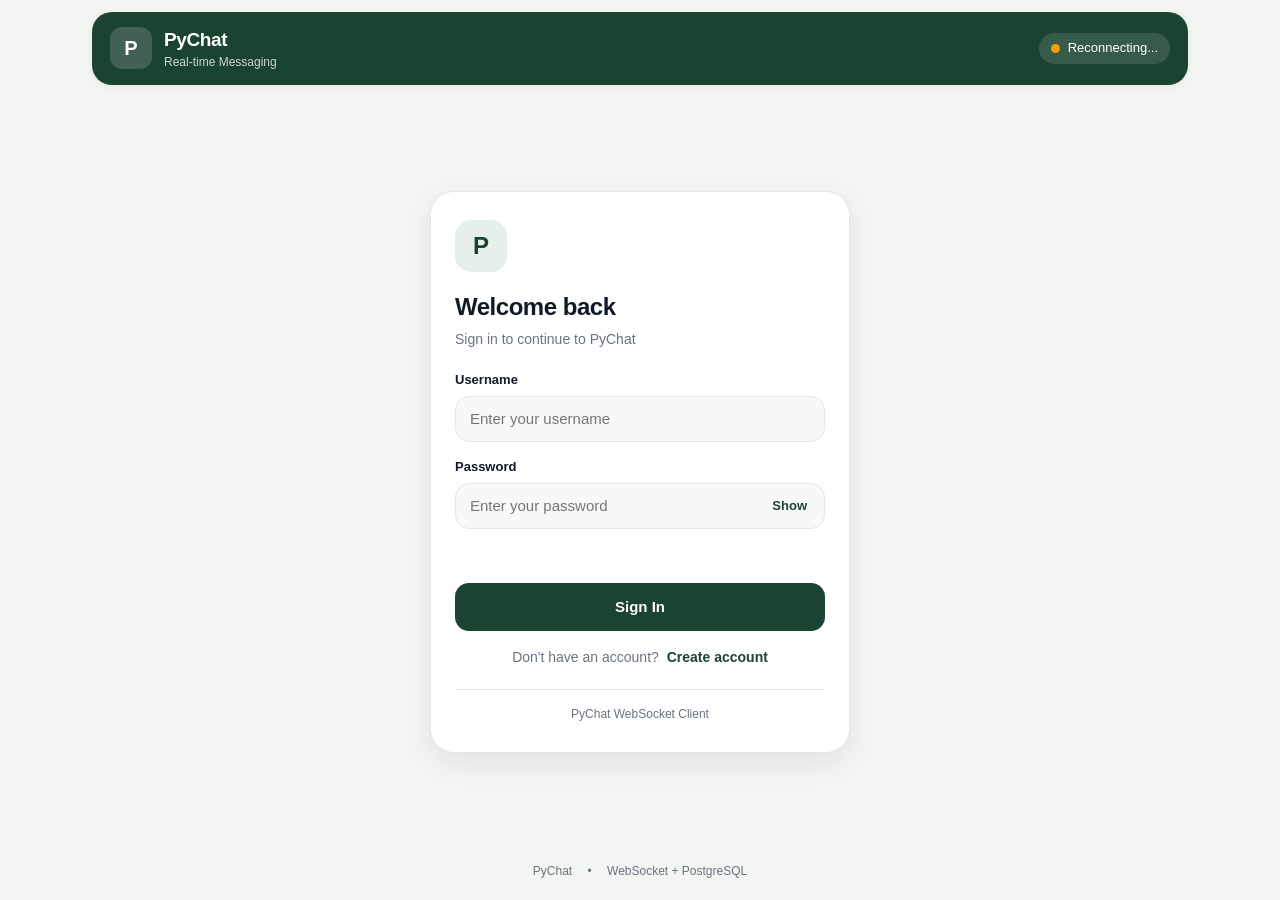
<file: index.html>
<!DOCTYPE html>

<html lang="en">

<head>

    <meta charset="UTF-8">

    <meta name="viewport" content="width=device-width, initial-scale=1.0, viewport-fit=cover">

    <title>PyChat - Real-time Messaging</title>

    <meta http-equiv="refresh" content="0; url=./client/">

    <script>

        window.location.replace("./client/");

    </script>

</head>

<body>

    <h1>Welcome to PyChat</h1>

    <p>Redirecting to PyChat...</p>

    <a href="./client/">Open PyChat</a>

</body>

</html>
</file>
<file: client/style.css>
:root {
    --bg-page: #f3f5f2;
    --bg-card: #ffffff;
    --bg-soft: #f7f9f7;
    --bg-bubble-other: #eef1ee;
    --primary: #1b4332;
    --primary-hover: #143326;
    --primary-light: #e6efe9;
    --text-main: #111827;
    --text-muted: #6b7280;
    --border-color: #e5e7eb;
    --online: #22c55e;
    --danger: #dc2626;
    --danger-bg: #fef2f2;
    --shadow-sm: 0 2px 8px rgba(16, 24, 39, 0.05);
    --shadow-md: 0 10px 30px rgba(16, 24, 39, 0.08);
    --radius-lg: 20px;
    --radius-md: 14px;
    --radius-sm: 10px;
}

* {
    box-sizing: border-box;
    margin: 0;
    padding: 0;
    -webkit-tap-highlight-color: transparent;
}

html,
body {
    height: 100%;
    font-family: -apple-system, BlinkMacSystemFont, "SF Pro Text", "Segoe UI", Roboto, Helvetica, Arial, sans-serif;
    background-color: var(--bg-page);
    color: var(--text-main);
    line-height: 1.45;
}

.hidden {
    display: none !important;
}

.app {
    min-height: 100dvh;
    max-width: 1120px;
    margin: 0 auto;
    padding: 12px;
    display: flex;
    flex-direction: column;
    gap: 12px;
}

.header {
    background: var(--primary);
    color: #ffffff;
    padding: 14px 18px;
    border-radius: var(--radius-lg);
    display: flex;
    align-items: center;
    justify-content: space-between;
    gap: 12px;
    box-shadow: var(--shadow-sm);
}

.brand {
    display: flex;
    align-items: center;
    gap: 12px;
    min-width: 0;
}

.brand-icon {
    width: 42px;
    height: 42px;
    border-radius: 12px;
    background: rgba(255, 255, 255, 0.16);
    color: #ffffff;
    font-weight: 800;
    font-size: 20px;
    display: flex;
    align-items: center;
    justify-content: center;
    flex-shrink: 0;
}

.brand-text h1 {
    font-size: 19px;
    font-weight: 700;
    letter-spacing: -0.02em;
}

.brand-text p {
    font-size: 12px;
    color: rgba(255, 255, 255, 0.78);
}

.connection {
    display: inline-flex;
    align-items: center;
    gap: 8px;
    background: rgba(255, 255, 255, 0.12);
    padding: 6px 12px;
    border-radius: 999px;
    font-size: 13px;
    font-weight: 500;
    flex-shrink: 0;
}

.status-dot {
    width: 9px;
    height: 9px;
    border-radius: 50%;
    background: #f59e0b;
    transition: background-color 0.25s ease;
}

.status-dot.online {
    background: var(--online);
    box-shadow: 0 0 0 3px rgba(34, 197, 94, 0.25);
}

.login-screen {
    flex: 1;
    display: flex;
    align-items: center;
    justify-content: center;
    padding: 12px 0;
}

.login-card {
    width: 100%;
    max-width: 420px;
    background: var(--bg-card);
    border-radius: 24px;
    padding: 28px 24px;
    box-shadow: var(--shadow-md);
    border: 1px solid var(--border-color);
}

.auth-brand-icon {
    width: 52px;
    height: 52px;
    border-radius: 16px;
    background: var(--primary-light);
    color: var(--primary);
    font-size: 24px;
    font-weight: 800;
    display: flex;
    align-items: center;
    justify-content: center;
    margin-bottom: 18px;
}

.auth-heading h2 {
    font-size: 24px;
    font-weight: 700;
    letter-spacing: -0.02em;
    margin-bottom: 4px;
}

.auth-heading p {
    font-size: 14px;
    color: var(--text-muted);
    margin-bottom: 22px;
}

.auth-form {
    display: flex;
    flex-direction: column;
    gap: 16px;
}

.form-group {
    display: flex;
    flex-direction: column;
    gap: 6px;
}

.form-group label {
    font-size: 13px;
    font-weight: 600;
    color: var(--text-main);
}

.form-group input {
    width: 100%;
    height: 46px;
    padding: 0 14px;
    border: 1.5px solid var(--border-color);
    border-radius: var(--radius-md);
    font-size: 15px;
    color: var(--text-main);
    background: var(--bg-soft);
    outline: none;
    transition: border-color 0.2s ease, background-color 0.2s ease;
}

.form-group input:focus {
    border-color: var(--primary);
    background: #ffffff;
}

.password-wrapper {
    position: relative;
    display: flex;
    align-items: center;
}

.password-wrapper input {
    padding-right: 64px;
}

.password-toggle {
    position: absolute;
    right: 10px;
    background: transparent;
    border: none;
    color: var(--primary);
    font-size: 13px;
    font-weight: 600;
    cursor: pointer;
    padding: 6px 8px;
    border-radius: 8px;
}

.password-toggle:hover {
    background: var(--primary-light);
}

.primary-button {
    height: 48px;
    border: none;
    border-radius: var(--radius-md);
    background: var(--primary);
    color: #ffffff;
    font-size: 15px;
    font-weight: 600;
    cursor: pointer;
    transition: background-color 0.2s ease, transform 0.1s ease;
    margin-top: 4px;
}

.primary-button:hover:not(:disabled) {
    background: var(--primary-hover);
}

.primary-button:active:not(:disabled) {
    transform: scale(0.99);
}

.primary-button:disabled {
    opacity: 0.6;
    cursor: not-allowed;
}

.error {
    color: var(--danger);
    font-size: 13px;
    font-weight: 500;
    min-height: 18px;
    text-align: center;
}

.auth-switch {
    text-align: center;
    font-size: 14px;
    color: var(--text-muted);
}

.auth-switch button {
    background: none;
    border: none;
    color: var(--primary);
    font-weight: 700;
    font-size: 14px;
    cursor: pointer;
    margin-left: 4px;
}

.login-footer {
    margin-top: 22px;
    padding-top: 16px;
    border-top: 1px solid var(--border-color);
    text-align: center;
    font-size: 12px;
    color: var(--text-muted);
}

.chat-screen {
    flex: 1;
    display: grid;
    grid-template-columns: 300px 1fr;
    gap: 14px;
    min-height: 0;
}

.sidebar {
    background: var(--bg-card);
    border-radius: var(--radius-lg);
    border: 1px solid var(--border-color);
    padding: 16px;
    display: flex;
    flex-direction: column;
    gap: 14px;
    box-shadow: var(--shadow-sm);
    position: relative;
}

.sidebar-header {
    display: flex;
    align-items: center;
    justify-content: space-between;
}

.sidebar-header h2 {
    font-size: 18px;
    font-weight: 700;
}

.sidebar-header p {
    font-size: 12px;
    color: var(--text-muted);
}

.icon-button {
    width: 36px;
    height: 36px;
    border-radius: 10px;
    border: 1px solid var(--border-color);
    background: var(--bg-soft);
    color: var(--text-main);
    font-size: 18px;
    display: inline-flex;
    align-items: center;
    justify-content: center;
    cursor: pointer;
    flex-shrink: 0;
    transition: background-color 0.2s ease;
}

.icon-button:hover {
    background: var(--primary-light);
    color: var(--primary);
}

.search-box {
    display: flex;
    align-items: center;
    gap: 8px;
    background: var(--bg-soft);
    border: 1px solid var(--border-color);
    border-radius: 12px;
    padding: 0 12px;
    height: 40px;
}

.search-box span {
    color: var(--text-muted);
    font-size: 15px;
}

.search-box input {
    border: none;
    background: transparent;
    width: 100%;
    font-size: 14px;
    color: var(--text-main);
    outline: none;
}

.sidebar-tabs {
    display: grid;
    grid-template-columns: 1fr 1fr;
    gap: 6px;
    background: var(--bg-soft);
    padding: 4px;
    border-radius: 12px;
}

.sidebar-tab {
    border: none;
    background: transparent;
    padding: 7px 10px;
    border-radius: 9px;
    font-size: 13px;
    font-weight: 600;
    color: var(--text-muted);
    cursor: pointer;
}

.sidebar-tab.active {
    background: #ffffff;
    color: var(--primary);
    box-shadow: 0 1px 4px rgba(0, 0, 0, 0.06);
}

.section-heading {
    display: flex;
    align-items: center;
    justify-content: space-between;
    font-size: 11px;
    font-weight: 700;
    letter-spacing: 0.05em;
    color: var(--text-muted);
    margin-bottom: 8px;
}

.conversation-list,
.user-list {
    list-style: none;
    display: flex;
    flex-direction: column;
    gap: 6px;
}

.online-section {
    flex: 1;
    overflow-y: auto;
}

.online-user-item {
    display: flex;
    align-items: center;
    gap: 10px;
    padding: 8px 10px;
    border-radius: 12px;
    background: var(--bg-soft);
    transition: background-color 0.15s ease;
}

.online-user-item:hover {
    background: var(--primary-light);
}

.online-user-item.active {
    background: var(--primary-light);
    border: 1px solid rgba(27, 67, 50, 0.25);
}

.online-user-label {
    font-size: 14px;
    font-weight: 600;
    flex: 1;
    min-width: 0;
    overflow: hidden;
    text-overflow: ellipsis;
    white-space: nowrap;
}

.profile {
    margin-top: auto;
    padding-top: 12px;
    border-top: 1px solid var(--border-color);
    display: flex;
    align-items: center;
    gap: 10px;
}

.profile-avatar-wrapper {
    position: relative;
    width: 40px;
    height: 40px;
    flex-shrink: 0;
}

.avatar,
.profile-avatar-image {
    width: 40px;
    height: 40px;
    border-radius: 50%;
    object-fit: cover;
}

.avatar {
    background: var(--primary);
    color: #ffffff;
    font-weight: 700;
    font-size: 16px;
    display: flex;
    align-items: center;
    justify-content: center;
}

.profile-online-dot {
    position: absolute;
    right: 0;
    bottom: 0;
    width: 11px;
    height: 11px;
    border-radius: 50%;
    background: var(--online);
    border: 2px solid #ffffff;
}

.profile-info {
    flex: 1;
    min-width: 0;
}

.profile-info strong {
    display: block;
    font-size: 14px;
    overflow: hidden;
    text-overflow: ellipsis;
    white-space: nowrap;
}

.profile-info small {
    font-size: 12px;
    color: var(--online);
    font-weight: 500;
}

.profile-menu {
    position: absolute;
    right: 16px;
    bottom: 68px;
    background: #ffffff;
    border: 1px solid var(--border-color);
    border-radius: 14px;
    box-shadow: var(--shadow-md);
    padding: 6px;
    display: flex;
    flex-direction: column;
    min-width: 160px;
    z-index: 30;
}

.profile-menu button {
    border: none;
    background: transparent;
    text-align: left;
    padding: 10px 12px;
    border-radius: 9px;
    font-size: 14px;
    font-weight: 500;
    cursor: pointer;
    color: var(--text-main);
}

.profile-menu button:hover {
    background: var(--bg-soft);
}

.profile-menu #logoutButton {
    color: var(--danger);
}

.chat-main {
    background: var(--bg-card);
    border-radius: var(--radius-lg);
    border: 1px solid var(--border-color);
    display: flex;
    flex-direction: column;
    min-width: 0;
    min-height: 72dvh;
    box-shadow: var(--shadow-sm);
    overflow: hidden;
}

.chat-heading {
    padding: 14px 16px;
    border-bottom: 1px solid var(--border-color);
    display: flex;
    flex-wrap: wrap;
    align-items: center;
    justify-content: space-between;
    gap: 12px;
    background: #ffffff;
}

.chat-heading > .top-online-section {
    display: none;
}

.chat-contact {
    display: flex;
    align-items: center;
    gap: 12px;
    min-width: 0;
    flex: 1 1 auto;
}

.chat-contact-avatar {
    width: 42px;
    height: 42px;
    border-radius: 13px;
    background: var(--primary-light);
    color: var(--primary);
    font-weight: 800;
    font-size: 18px;
    display: flex;
    align-items: center;
    justify-content: center;
    flex-shrink: 0;
}

.chat-contact > div:last-child {
    min-width: 0;
    flex: 1;
}

.chat-contact h2 {
    font-size: 17px;
    font-weight: 700;
    line-height: 1.25;
    white-space: nowrap;
    overflow: hidden;
    text-overflow: ellipsis;
}

.chat-contact p {
    font-size: 12px;
    color: var(--text-muted);
    white-space: nowrap;
    overflow: hidden;
    text-overflow: ellipsis;
}

.chat-actions {
    display: flex;
    align-items: center;
    gap: 8px;
    flex-shrink: 0;
}

.leave-button {
    height: 36px;
    padding: 0 14px;
    border-radius: 10px;
    border: 1px solid #fecaca;
    background: var(--danger-bg);
    color: var(--danger);
    font-size: 13px;
    font-weight: 600;
    cursor: pointer;
    white-space: nowrap;
    transition: background-color 0.2s ease;
}

.leave-button:hover {
    background: #fee2e2;
}

.top-online-section {
    padding: 12px 16px;
    background: var(--bg-soft);
    border-bottom: 1px solid var(--border-color);
    display: flex;
    flex-direction: column;
    gap: 10px;
}

.top-online-header {
    display: flex;
    align-items: center;
    justify-content: space-between;
    gap: 8px;
}

.top-online-title {
    display: inline-flex;
    align-items: center;
    gap: 8px;
    font-size: 14px;
    color: var(--text-main);
}

.top-online-count {
    font-size: 12px;
    font-weight: 600;
    color: var(--primary);
    background: var(--primary-light);
    padding: 3px 10px;
    border-radius: 999px;
}

.top-online-users {
    display: flex;
    align-items: center;
    gap: 8px;
    overflow-x: auto;
    padding-bottom: 2px;
    scrollbar-width: none;
}

.top-online-users::-webkit-scrollbar {
    display: none;
}

.top-online-empty {
    font-size: 13px;
    color: var(--text-muted);
}

.online-user-chip {
    display: inline-flex;
    align-items: center;
    gap: 8px;
    background: #ffffff;
    border: 1px solid var(--border-color);
    padding: 6px 12px 6px 7px;
    border-radius: 999px;
    flex-shrink: 0;
    box-shadow: 0 1px 3px rgba(0, 0, 0, 0.04);
    transition: border-color 0.15s ease, background-color 0.15s ease;
}

.online-user-chip:hover {
    border-color: var(--primary);
    background: var(--primary-light);
}

.user-avatar,
.online-user-avatar {
    width: 26px;
    height: 26px;
    border-radius: 50%;
    background: var(--primary);
    color: #ffffff;
    font-size: 12px;
    font-weight: 700;
    display: inline-flex;
    align-items: center;
    justify-content: center;
    flex-shrink: 0;
}

.online-user-name {
    font-size: 13px;
    font-weight: 600;
    color: var(--text-main);
}

.online-indicator {
    width: 8px;
    height: 8px;
    border-radius: 50%;
    background: var(--online);
    flex-shrink: 0;
}

.messages {
    flex: 1;
    padding: 16px;
    overflow-y: auto;
    display: flex;
    flex-direction: column;
    gap: 12px;
    background: #ffffff;
}

.empty-state {
    margin: auto;
    text-align: center;
    padding: 24px 16px;
    max-width: 280px;
}

.empty-icon {
    width: 52px;
    height: 52px;
    border-radius: 16px;
    background: var(--primary-light);
    color: var(--primary);
    font-size: 22px;
    font-weight: 800;
    display: flex;
    align-items: center;
    justify-content: center;
    margin: 0 auto 12px;
}

.empty-state h3 {
    font-size: 17px;
    margin-bottom: 4px;
}

.empty-state p {
    font-size: 13px;
    color: var(--text-muted);
}

.message {
    display: flex;
    flex-direction: column;
    align-items: flex-start;
    max-width: 80%;
}

.message.mine {
    align-self: flex-end;
    align-items: flex-end;
}

.message-meta {
    display: inline-flex;
    align-items: center;
    gap: 4px;
    font-size: 12px;
    font-weight: 600;
    color: var(--text-muted);
    margin-bottom: 4px;
    padding: 0 4px;
}

.message-bubble {
    background: var(--bg-bubble-other);
    color: var(--text-main);
    padding: 10px 14px;
    border-radius: 16px 16px 16px 4px;
    font-size: 15px;
    word-break: break-word;
    line-height: 1.4;
}

.message.mine .message-bubble {
    background: var(--primary);
    color: #ffffff;
    border-radius: 16px 16px 4px 16px;
}

.notice {
    align-self: center;
    font-size: 12px;
    color: var(--text-muted);
    background: var(--bg-soft);
    border: 1px solid var(--border-color);
    padding: 5px 12px;
    border-radius: 999px;
    text-align: center;
}

.message-area {
    padding: 12px 14px;
    border-top: 1px solid var(--border-color);
    background: #ffffff;
    display: flex;
    align-items: center;
    gap: 8px;
}

.attach-button {
    width: 42px;
    height: 42px;
    border-radius: 50%;
    font-size: 20px;
}

.message-area input {
    flex: 1;
    min-width: 0;
    height: 44px;
    padding: 0 16px;
    border-radius: 999px;
    border: 1.5px solid var(--border-color);
    background: var(--bg-soft);
    font-size: 15px;
    color: var(--text-main);
    outline: none;
}

.message-area input:focus {
    border-color: var(--primary);
    background: #ffffff;
}

.message-area input:disabled {
    opacity: 0.65;
    cursor: not-allowed;
}

.send-button {
    height: 44px;
    padding: 0 18px;
    border: none;
    border-radius: 999px;
    background: var(--primary);
    color: #ffffff;
    font-size: 14px;
    font-weight: 600;
    display: inline-flex;
    align-items: center;
    gap: 6px;
    cursor: pointer;
    flex-shrink: 0;
}

.send-button:hover:not(:disabled) {
    background: var(--primary-hover);
}

.send-button:disabled {
    opacity: 0.55;
    cursor: not-allowed;
}

.footer {
    text-align: center;
    font-size: 12px;
    color: var(--text-muted);
    padding: 4px 8px 8px;
}

.footer span {
    margin: 0 6px;
}

@media (max-width: 820px) {
    .app {
        padding: 8px;
        gap: 8px;
    }

    .header {
        padding: 12px 14px;
        border-radius: 16px;
    }

    .brand-icon {
        width: 36px;
        height: 36px;
        font-size: 18px;
    }

    .brand-text h1 {
        font-size: 17px;
    }

    .brand-text p {
        font-size: 11px;
    }

    .connection {
        padding: 5px 10px;
        font-size: 12px;
    }

    .chat-screen {
        grid-template-columns: 1fr;
    }

    .sidebar {
        display: none;
    }

    .chat-main {
        min-height: calc(100dvh - 115px);
        border-radius: 18px;
    }

    .chat-heading {
        padding: 12px 14px;
        flex-wrap: nowrap;
    }

    .chat-contact-avatar {
        width: 38px;
        height: 38px;
        font-size: 16px;
    }

    .chat-contact h2 {
        font-size: 16px;
    }

    .message {
        max-width: 86%;
    }
}
</file>
